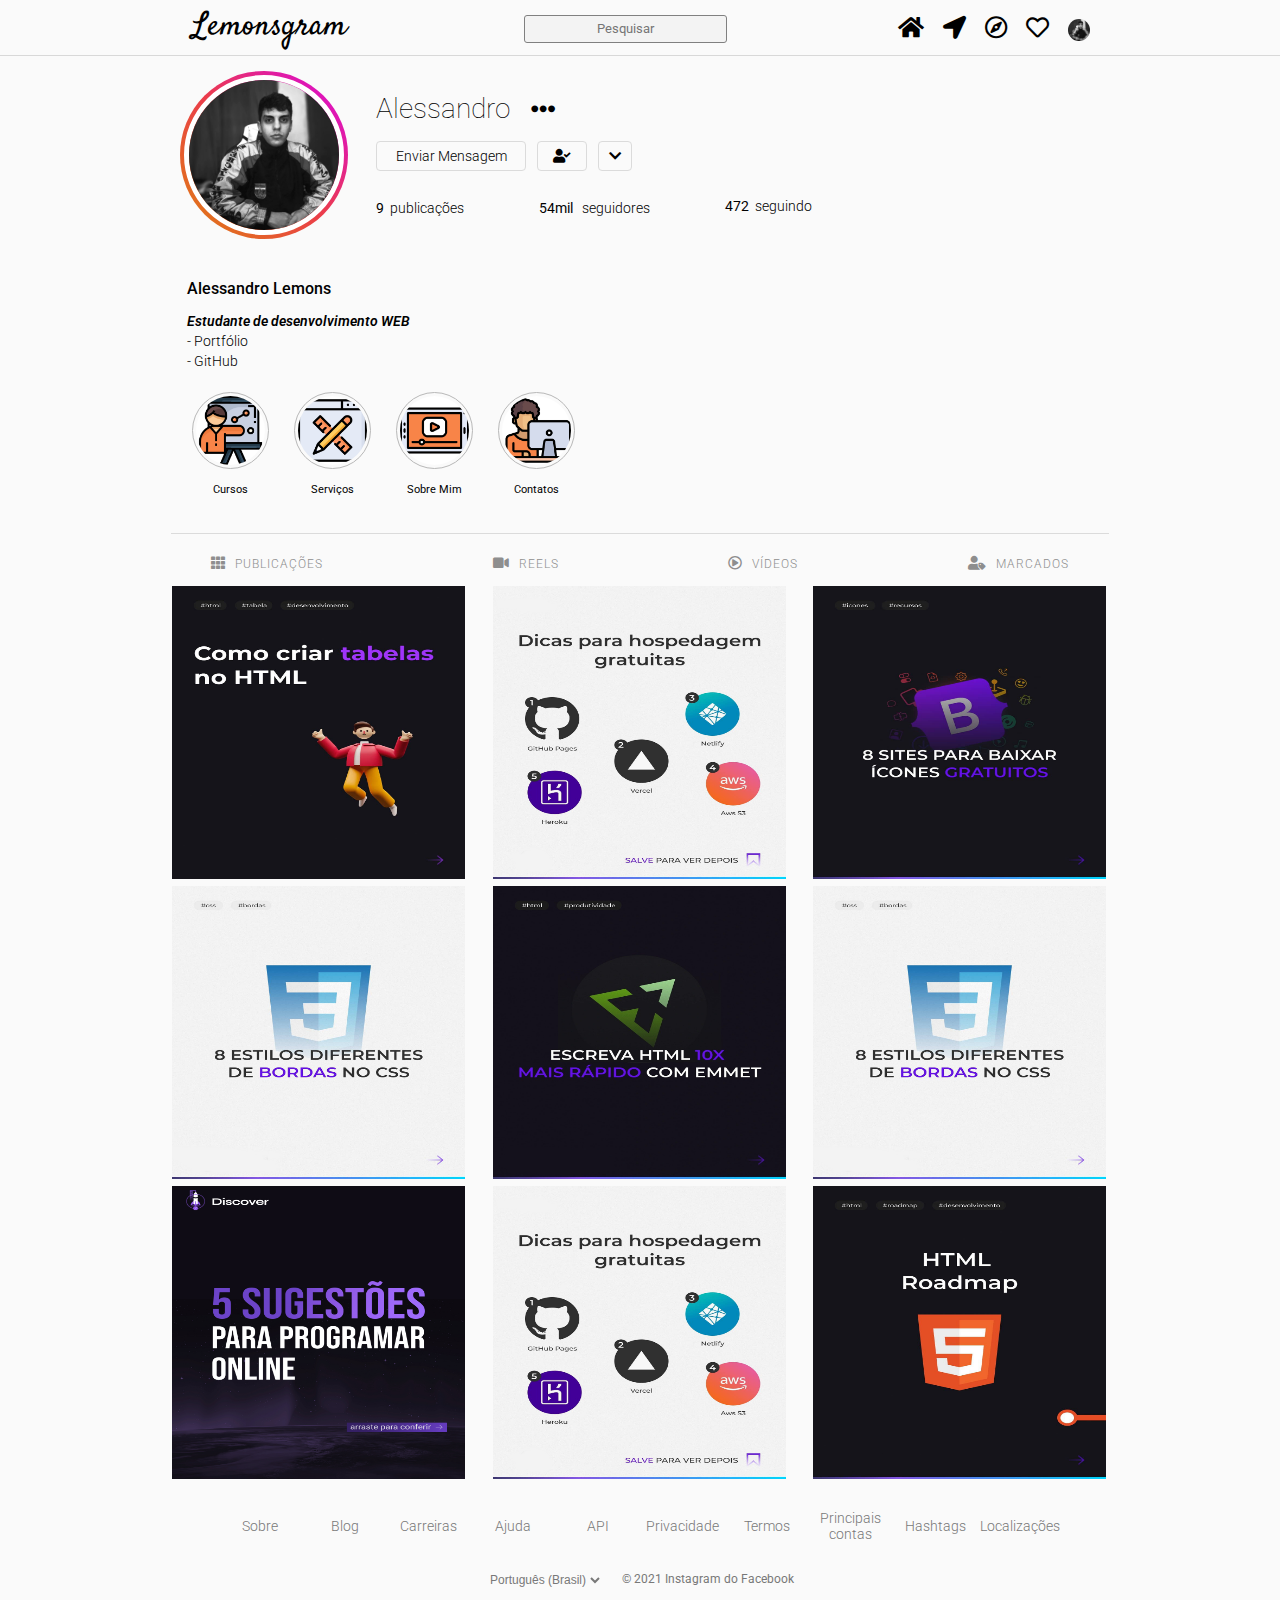
<file: index.html>
<!DOCTYPE html>
<html lang="pt-BR">

<head>
    <meta charset="UTF-8">
    <meta http-equiv="X-UA-Compatible" content="IE=edge">
    <meta name="viewport" content="width=device-width, initial-scale=1.0">
    <link rel="stylesheet" href="https://cdnjs.cloudflare.com/ajax/libs/font-awesome/5.15.3/css/all.min.css">
    <link rel="stylesheet" href="./css/style.css">
    <link rel="apple-touch-icon" sizes="180x180" href="./img/favicon/apple-touch-icon.png">
    <link rel="icon" type="image/png" sizes="32x32" href="./img/favicon/favicon-32x32.png">
    <link rel="icon" type="image/png" sizes="16x16" href="./img/favicon-16x16.png">
    <link rel="manifest" href="/site.webmanifest">
    <title>Lemonsgram</title>
</head>

<body>

    <header>
        <div class="container">
            <div class="linha-header">
                <div class="logo-header">
                    <a href="./home.html">Lemonsgram</a>
                </div>
                <div class="pesquisar">
                    <div class="pesquisa">
                        <input class="pesquisa-box" type="text" placeholder="Pesquisar" value="">
                    </div>
                </div>

                <div class="icons-header">
                    <ul>
                        <li>
                            <a href="./home.html"><i class="fas fa-home"></i></a>
                        </li>

                        <li>
                            <a href="#"><i class="fas fa-location-arrow"></i></a>
                        </li>

                        <li>
                            <a href="#"><i class="far fa-compass"></i></a>
                        </li>

                        <li>
                            <a href="#"><i class="far fa-heart"></i></a>
                        </li>

                        <li>
                            <a href="#" id="ativar">
                                <img src="./img/profile-foto.jpg"></a>
                        </li>
                    </ul>
                </div>
            </div>
        </div>
    </header>

    <main>
        <article>
            <div class="main">
                <div class="profile-shortcuts-wrapper">
                    <div class="profile-shortcuts">
                        <ul>
                            <li>
                                <a href="#"><i class="far fa-user-circle"></i>Perfil</a>
                            </li>

                            <li>
                                <a href="#"><i class="far fa-bookmark"></i>Salvos</a>
                            </li>

                            <li>
                                <a href="#"><i class="fas fa-cog"></i>Configurações</a>
                            </li>

                            <li>
                                <a href="#"><i class="fas fa-sync-alt"></i>Trocar conta</a>
                            </li>

                            <li id="exit-border">
                                <a href="#">Sair</a>
                            </li>
                        </ul>
                    </div>
                </div>

                <div class="profile">
                    <div class="linha-coluna-esquerda">
                        <div class="borda-fade">
                            <figure>
                                <img draggable="false" src="./img/profile-foto.jpg" alt="Foto Usuário">
                            </figure>
                        </div>
                    </div>

                    <section class="sessao-sobre">
                        <div class="linha">
                            <div class="linha-coluna-direita">
                                <div class="aboutUser-name">
                                    <h2>Alessandro</h2>
                                    <button id="options"><i class="fas fa-ellipsis-h"></i></button>
                                    <br>
                                </div>
                                <div class="buttons-profile">
                                    <button id="message"><a href="#">Enviar Mensagem</a></button>
                                    <button id="follow"><a href="#"><i class="fas fa-user-check"></i></a></button>
                                    <button id="more"><a href="#"><i class="fas fa-chevron-down"></i></a></button>
                                </div>
                            </div>
                            <div class="pessoas-2">
                                <ul>
                                    <li>
                                        <span> <strong>9</strong>publicações
                                        </span>
                                    </li>
                                </ul>
                                <ul>
                                    <li>
                                        <a href="#">
                                            <strong>54mil</strong> seguidores
                                        </a>
                                    </li>
                                </ul>
                                <ul>
                                    <li>
                                        <a id="following" href="#"><strong>472</strong> seguindo</a>
                                    </li>
                                </ul>
                            </div>
                        </div>
                    </section>
                </div>

                <div class="info">
                    <h3>Alessandro Lemons</h3>
                    <p>Estudante de desenvolvimento WEB</p>
                    <a href="https://alessandrolemons.github.io/Portfolio/" target="_blank">- Portfólio</a> <br>
                    <a href="https://github.com/alessandrolemons/alessandrolemons" target="_blank">- GitHub</a>
                </div>

                <section class="destaques">
                    <ul>
                        <li>
                            <figure>
                                <img src="./img/cursos.png" alt="Serviços">
                                <h3>Cursos</h3>
                            </figure>
                        </li>
                        <li>
                            <figure>
                                <img src="./img/servicos.png" alt="">
                                <h3>Serviços</h3>
                            </figure>
                        </li>
                        <li>
                            <figure>
                                <img src="./img/sobre-mim.png" alt="Serviços">
                                <h3>Sobre Mim</h3>
                            </figure>
                        </li>
                        <li>
                            <figure>
                                <img src="./img/contatos.png" alt="Serviços">
                                <h3>Contatos</h3>
                            </figure>
                        </li>
                    </ul>
                </section>

                <div class="pessoas">
                    <ul>
                        <li>
                            <span><strong>9</strong>
                                <p>publicações</p>
                            </span>
                        </li>
                    </ul>
                    <ul>
                        <li>
                            <a href="#">
                                <strong>54mil</strong> <br>seguidores
                            </a>
                        </li>
                    </ul>
                    <ul>
                        <li>
                            <a id="following" href="#"><strong>472</strong>seguindo</a>
                        </li>
                    </ul>
                </div>

                <nav class="tablist">
                    <ul>
                        <li>
                            <a href="#"><i class="fas fa-th"></i><span> publicações</span></a>
                        </li>
                        <li>
                            <a href="#"><i class="fas fa-video"></i><span> reels</span></a>
                        </li>
                        <li>
                            <a href="#"><i class="far fa-play-circle"></i><span> vídeos</span> </a>
                        </li>
                        <li>
                            <a href="#"><i class="fas fa-user-tag"></i><span> marcados</span></a>
                        </li>
                    </ul>
                </nav>

                <section class="feed">
                    <div class="photos-feed">
                        <ul>
                            <li>
                                <figure><img src="./img/posts/post1.jpg" alt="post1"></figure>
                            </li>
                            <li>
                                <figure><img src="./img/posts/post8.jpg" alt="post2"></figure>
                            </li>
                            <li>
                                <figure><img src="./img/posts/post3.jpg" alt="post3"></figure>
                            </li>
                            <li>
                                <figure><img src="./img/posts/post4.jpg" alt="post4"></figure>
                            </li>
                            <li>
                                <figure><img src="./img/posts/post5.jpg" alt="post5"></figure>
                            </li>
                            <li>
                                <figure><img src="./img/posts/post4.jpg" alt="post6"></figure>
                            </li>
                            <li>
                                <figure><img src="./img/posts/post7.jpg" alt="post7"></figure>
                            </li>
                            <li>
                                <figure><img src="./img/posts/post8.jpg" alt="post8"></figure>
                            </li>
                            <li>
                                <figure><img src="./img/posts/post9.jpg" alt="post9"></figure>
                            </li>
                        </ul>
                    </div>
                </section>
            </div>
        </article>
    </main>

    <footer>
        <div class="linha-footer">
            <div class="linha-1">
                <div class="atalhos">
                    <ul>
                        <li><a href="#">Sobre</a></li>
                        <li><a href="#">Blog</a></li>
                        <li><a href="#">Carreiras</a></li>
                        <li><a href="#">Ajuda</a></li>
                        <li><a href="#">API</a></li>
                        <li><a href="#">Privacidade</a></li>
                        <li><a href="#">Termos</a></li>
                        <li><a href="#">Principais contas</a></li>
                        <li><a href="#">Hashtags</a></li>
                        <li><a href="#">Localizações</a></li>
                    </ul>
                </div>
            </div>
            <div class="linha-2">
                <div class="idioma-direitos">
                    <ul>
                        <select idioma="select">
                            <option value="#">Espanhol</option>
                            <option value="#">Inglês</option>
                            <option value="#" selected>Português (Brasil)</option>
                        </select>
                        <li> &copy; 2021 Instagram do Facebook</li>
                    </ul>
                </div>
            </div>
        </div>
    </footer>

</body>
<script src="./js/script.js"></script>

</html>
</file>
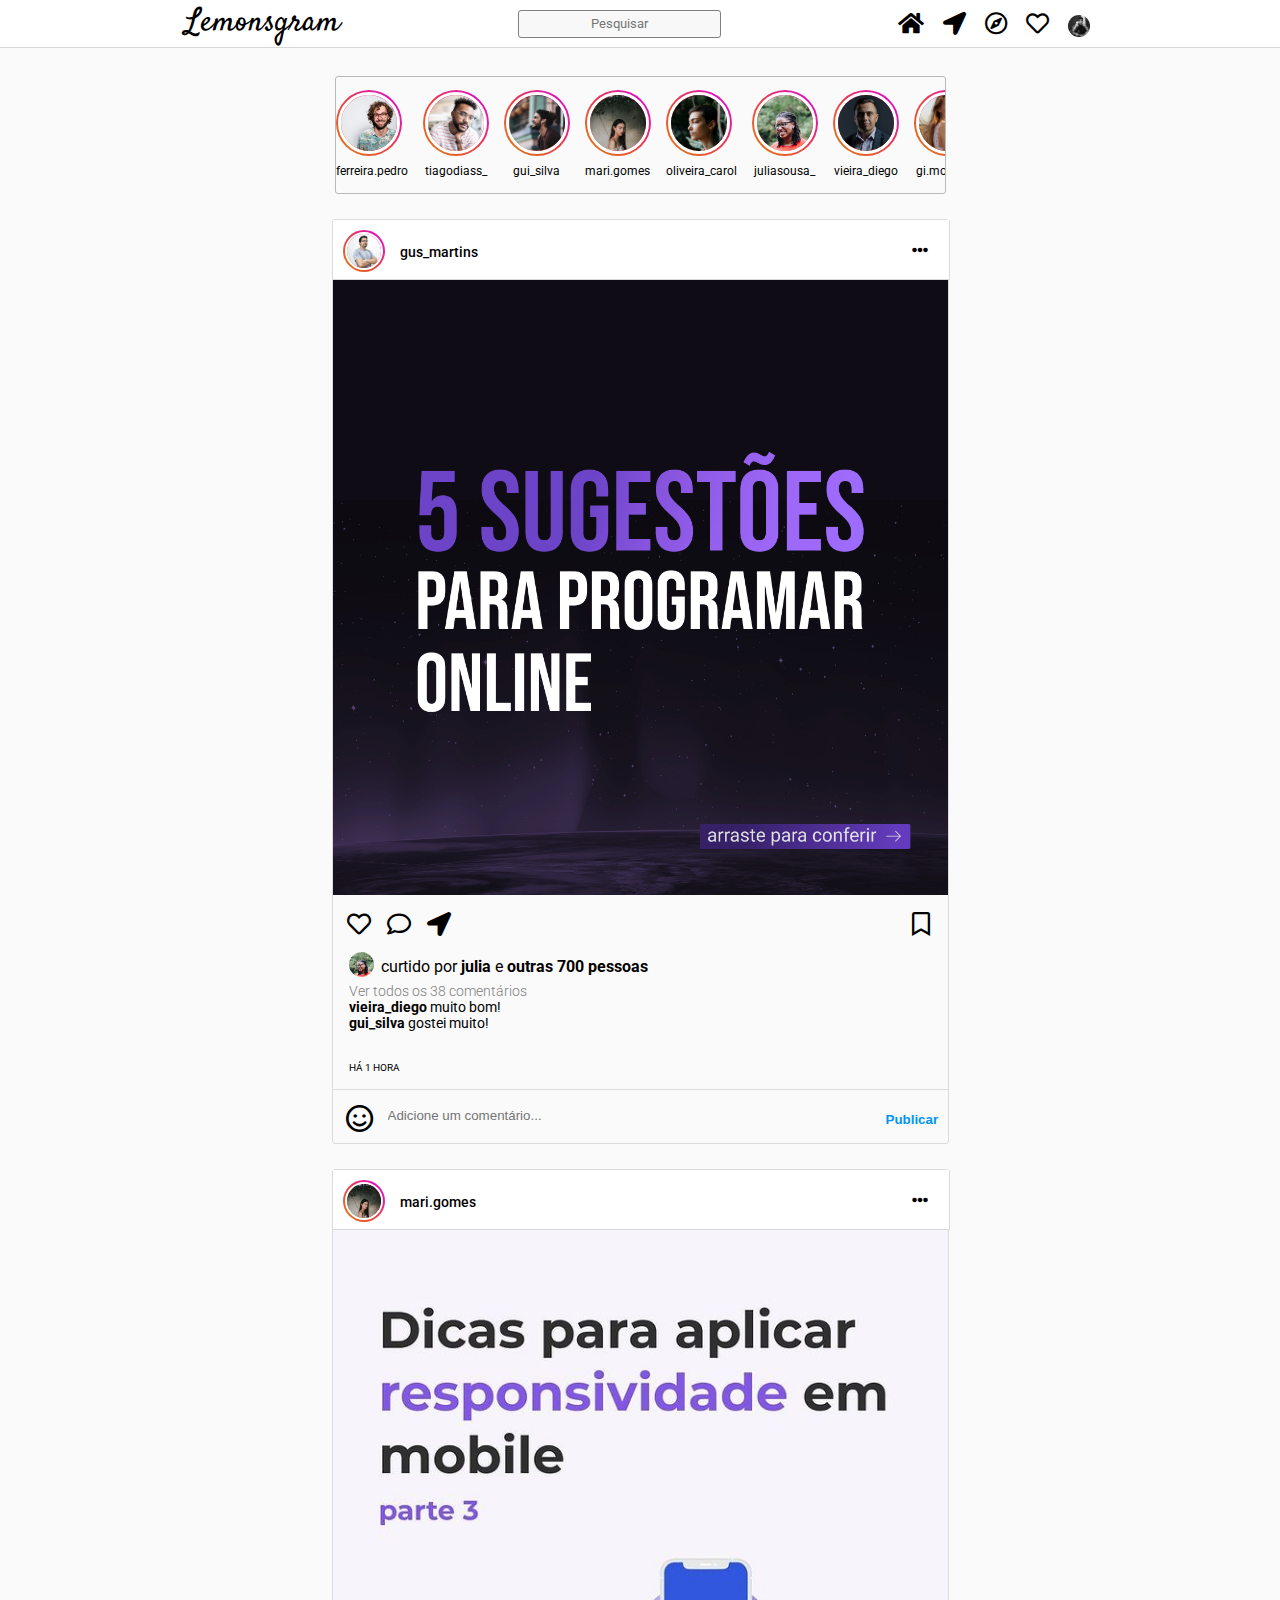
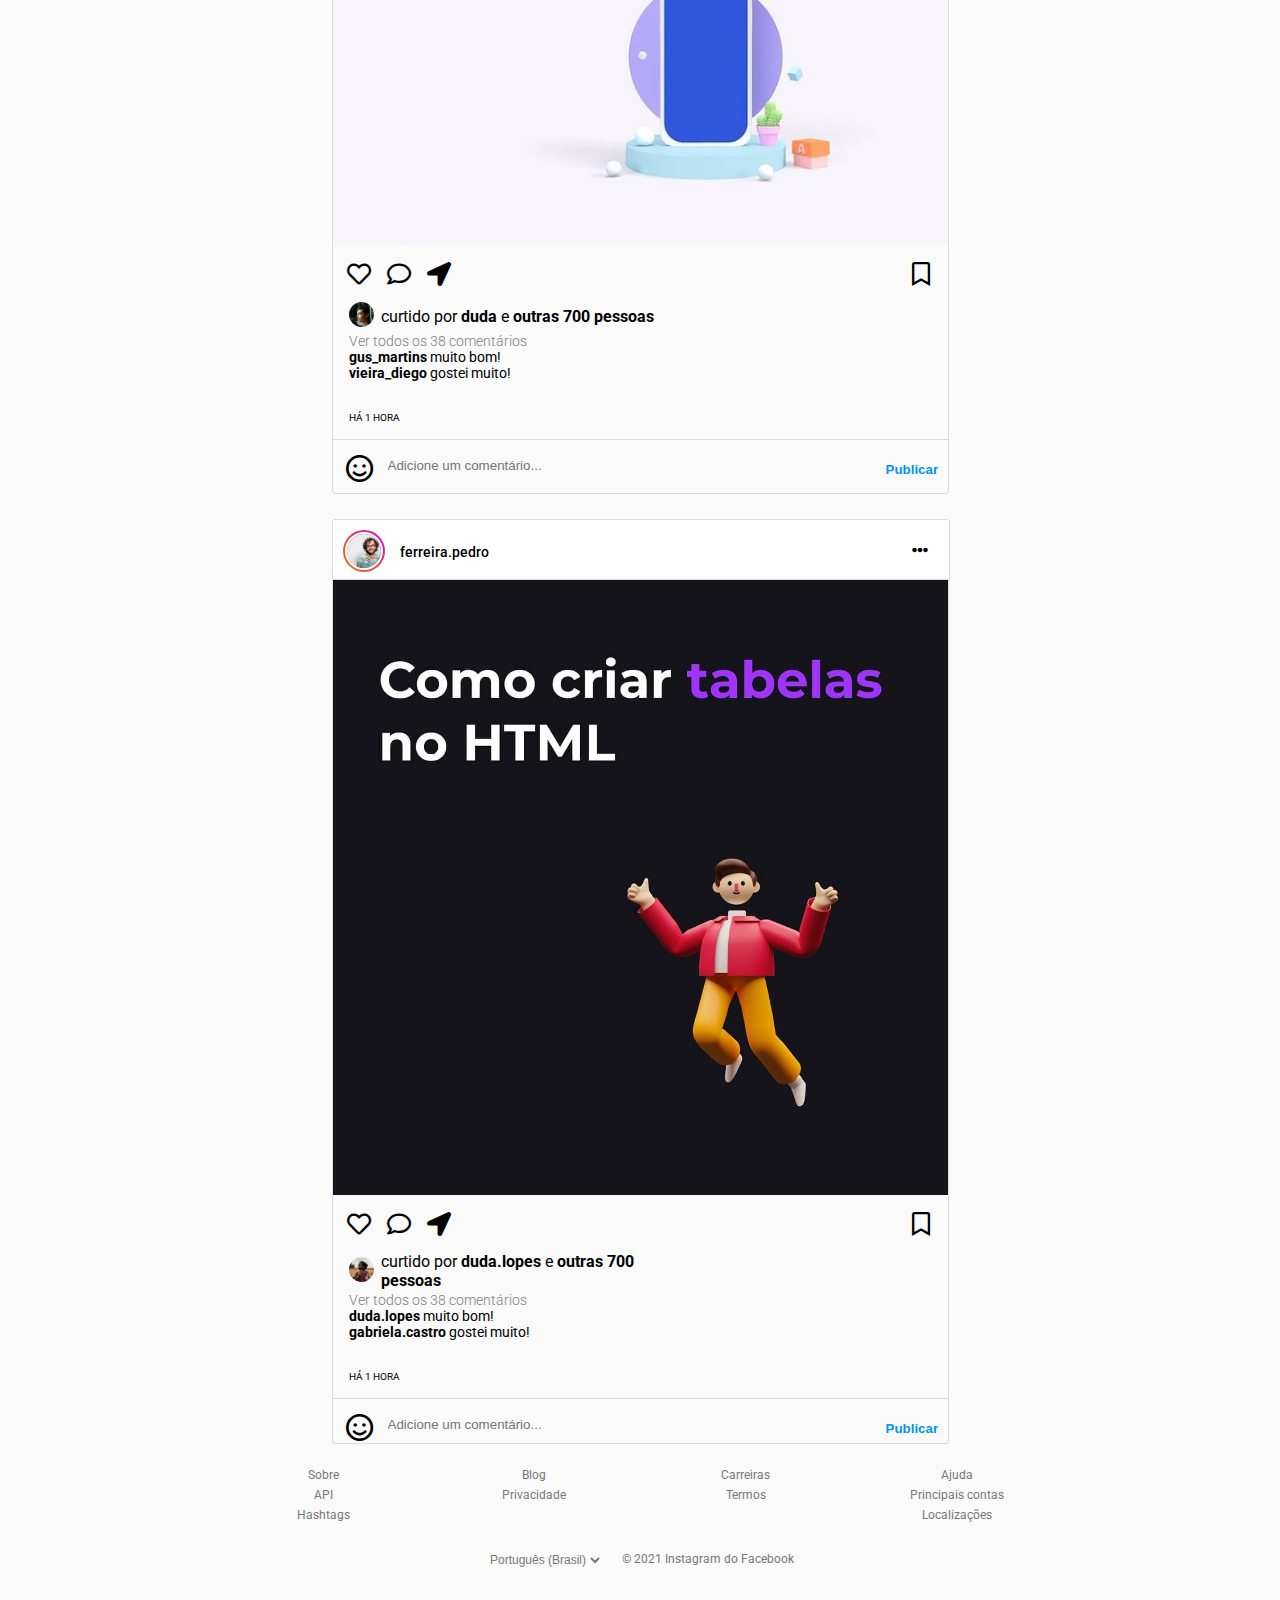
<file: home.html>
<!DOCTYPE html>
<html lang="pt-br">

<head>
    <meta charset="UTF-8">
    <meta http-equiv="X-UA-Compatible" content="IE=edge">
    <meta name="viewport" content="width=device-width, initial-scale=1.0">
    <link rel="stylesheet" href="https://cdnjs.cloudflare.com/ajax/libs/font-awesome/5.15.3/css/all.min.css">
    <link rel="stylesheet" href="./css/home.css">
    <link rel="apple-touch-icon" sizes="180x180" href="./img/favicon/apple-touch-icon.png">
    <link rel="icon" type="image/png" sizes="32x32" href="./img/favicon/favicon-32x32.png">
    <link rel="icon" type="image/png" sizes="16x16" href="./img/favicon-16x16.png">
    <link rel="manifest" href="/site.webmanifest">
    <title>Lemonsgram</title>
</head>

<body>
    <header>
        <div class="container">
            <div class="linha-header">
                <div class="logo-header">
                    <a href="./home.html">Lemonsgram</a>
                </div>
                <div class="pesquisar">
                    <div class="pesquisa">
                        <input class="pesquisa-box" type="text" placeholder="Pesquisar" value="">
                    </div>
                </div>

                <div class="icons-header">
                    <ul>
                        <li>
                            <a href="home.html"><i class="fas fa-home"></i></a>
                        </li>

                        <li>
                            <a href="#"><i class="fas fa-location-arrow"></i></a>
                        </li>

                        <li>
                            <a href="#"><i class="far fa-compass"></i></a>
                        </li>

                        <li>
                            <a href="#"><i class="far fa-heart"></i></a>
                        </li>
                        <li>
                            <a href="index.html"><img src="./img/profile-foto.jpg" /></a>
                        </li>
                    </ul>
                </div>
            </div>
        </div>
    </header>
    <section class="destaques">
        <ul>
            <li>
                <div class="borda-fade">
                    <figure>
                        <img src="./img/feed/profile1.jpg">
                    </figure>
                    <h3>ferreira.pedro</h3>
                </div>
            </li>
            <li>
                <div class="borda-fade">
                    <figure>
                        <img src="./img/feed/profile2.jpg">
                    </figure>
                    <h3>tiagodiass_</h3>
                </div>
            </li>
            <li>
                <div class="borda-fade">
                    <figure>
                        <img src="./img/feed/profile3.jpg">
                    </figure>
                    <h3>gui_silva</h3>
                </div>
            </li>
            <li>
                <div class="borda-fade">
                    <figure>
                        <img src="./img/feed/profile4.jpg">
                    </figure>
                    <h3>mari.gomes</h3>
                </div>
            </li>
            <li>
                <div class="borda-fade">
                    <figure>
                        <img src="./img/feed/profile5.jpg">
                    </figure>
                    <h3>oliveira_carol</h3>
                </div>
            </li>
            <li>
                <div class="borda-fade">
                    <figure>
                        <img src="./img/feed/profile6.jpg">
                    </figure>
                    <h3>juliasousa_</h3>
                </div>
            </li>
            <li>
                <div class="borda-fade">
                    <figure>
                        <img src="./img/feed/profile7.jpg">
                    </figure>
                    <h3>vieira_diego</h3>
                </div>
            </li>
            <li>
                <div class="borda-fade">
                    <figure>
                        <img src="./img/feed/profile8.jpg">
                    </figure>
                    <h3>gi.monteiro</h3>
                </div>
            </li>
            <li>
                <div class="borda-fade">
                    <figure>
                        <img src="./img/feed/profile9.jpg">
                    </figure>
                    <h3>gus_martins</h3>
                </div>
            </li>
            <li>
                <div class="borda-fade">
                    <figure>
                        <img src="./img/feed/profile10.jpg">
                    </figure>
                    <h3>duda.lopes</h3>
                </div>
            </li>
            <li>
                <div class="borda-fade">
                    <figure>
                        <img src="./img/feed/profile11.jpg">
                    </figure>
                    <h3>gabriela.castro</h3>
                </div>
            </li>
        </ul>
    </section>
    </div>
    </main>
    <section class="feed">
        <div class="posts">
            <div class="post">
                <header class="usuario-post">
                    <ul>
                        <li>
                            <figure><img src="./img/feed/profile9.jpg"></figure>
                        </li>
                        <li id="nome-user">
                            <span>gus_martins</span>
                        </li>
                        <li>
                            <button><i class="fas fa-ellipsis-h"></i></button>
                        </li>
                    </ul>
                </header>

                <div class="photo">
                    <figure><img src="./img/posts/post7.jpg"></figure>
                </div>
                <div class="post-interaction">
                    <div class="linha-interaction-1">
                        <ul>
                            <li><button><i class="far fa-heart"></i></button></li>
                            <li><button><i class="far fa-comment"></i></button></li>
                            <li id="private"><button><i class="fas fa-location-arrow"></i></button></li>
                            <li id="marked"><button><i class="far fa-bookmark"></i></button></li>
                        </ul>
                    </div>
                    <div class="info-post">
                        <div class="likes">
                            <figure>
                                <img src="./img/feed/profile6.jpg">
                            </figure>
                            <span>curtido por <strong>julia</strong> e <strong>outras 700 pessoas</strong></span>
                        </div>
                        <div class="comments">
                            <span class="show-comments">Ver todos os 38 comentários</span>
                            <p><strong>vieira_diego</strong> muito bom!</p>
                            <p><strong>gui_silva</strong> gostei muito!</p>
                            <p class="time">HÁ 1 HORA</p>
                        </div>
                        <div class="linha-comments">
                            <div class="comentario">
                                <ul>
                                    <li><a href="#"><i class="far fa-smile"></i></a></li>
                                    <li>
                                        <input type="text" placeholder="Adicione um comentário...">
                                    </li>
                                    <button type="submit">Publicar</button>
                                </ul>
                            </div>
                        </div>
                    </div>
                </div>
            </div>
            <div class="post">
                <header class="usuario-post">
                    <ul>
                        <li>
                            <figure><img src="./img/feed/profile4.jpg"></figure>
                        </li>
                        <li id="nome-user">
                            <span>mari.gomes</span>
                        </li>
                        <li>
                            <button><i class="fas fa-ellipsis-h"></i></button>
                        </li>
                    </ul>
                </header>
                <div class="photo">
                    <figure><img src="./img/posts/post2.jpeg"></figure>
                </div>
                <div class="post-interaction">
                    <div class="linha-interaction-1">
                        <ul>
                            <li><button><i class="far fa-heart"></i></button></li>
                            <li><button><i class="far fa-comment"></i></button></li>
                            <li id="private"><button><i class="fas fa-location-arrow"></i></button></li>
                            <li id="marked"><button><i class="far fa-bookmark"></i></button></li>
                        </ul>
                    </div>
                    <div class="info-post">
                        <div class="likes">
                            <figure>
                                <img src="./img/feed/profile5.jpg">
                            </figure>
                            <span>curtido por <strong>duda</strong> e <strong>outras 700 pessoas</strong></span>
                        </div>
                        <div class="comments">
                            <span class="show-comments">Ver todos os 38 comentários</span>
                            <p><strong>gus_martins</strong> muito bom!</p>
                            <p><strong>vieira_diego</strong> gostei muito!</p>
                            <p class="time">HÁ 1 HORA</p>
                        </div>
                        <div class="linha-comments">
                            <div class="comentario">
                                <ul>
                                    <li><a href="#"><i class="far fa-smile"></i></a></li>
                                    <li>
                                        <input type="text" placeholder="Adicione um comentário...">
                                    </li>
                                    <button type="submit">Publicar</button>
                                </ul>
                            </div>
                        </div>
                    </div>
                </div>
            </div>
            <div class="post">
                <header class="usuario-post">
                    <ul>
                        <li>
                            <figure><img src="./img/feed/profile1.jpg"></figure>
                        </li>
                        <li id="nome-user">
                            <span>ferreira.pedro</span>
                        </li>
                        <li>
                            <button><i class="fas fa-ellipsis-h"></i></button>
                        </li>
                    </ul>
                </header>
                <div class="photo">
                    <figure><img src="./img/posts/post1.jpg"></figure>
                </div>
                <div class="post-interaction">
                    <div class="linha-interaction-1">
                        <ul>
                            <li><button><i class="far fa-heart"></i></button></li>
                            <li><button><i class="far fa-comment"></i></button></li>
                            <li id="private"><button><i class="fas fa-location-arrow"></i></button></li>
                            <li id="marked"><button><i class="far fa-bookmark"></i></button></li>
                        </ul>
                    </div>
                    <div class="info-post">
                        <div class="likes">
                            <figure>
                                <img src="./img/feed/profile10.jpg">
                            </figure>
                            <span>curtido por <strong>duda.lopes</strong> e <strong>outras 700 pessoas</strong></span>
                        </div>
                        <div class="comments">
                            <span class="show-comments">Ver todos os 38 comentários</span>
                            <p><strong>duda.lopes</strong> muito bom!</p>
                            <p><strong>gabriela.castro</strong> gostei muito!</p>
                            <p class="time">HÁ 1 HORA</p>
                        </div>
                        <div class="linha-comments">
                            <div class="comentario">
                                <ul>
                                    <li><a href="#"><i class="far fa-smile"></i></a></li>
                                    <li>
                                        <input type="text" placeholder="Adicione um comentário...">
                                    </li>
                                    <button type="submit">Publicar</button>
                                </ul>
                            </div>
                        </div>
                    </div>
                </div>
            </div>

        </div>
    </section>

    <footer>
        <div class="linha-footer">
            <div class="linha-1">
                <div class="atalhos">
                    <ul>
                        <li><a href="#">Sobre</a></li>
                        <li><a href="#">Blog</a></li>
                        <li><a href="#">Carreiras</a></li>
                        <li><a href="#">Ajuda</a></li>
                        <li><a href="#">API</a></li>
                        <li><a href="#">Privacidade</a></li>
                        <li><a href="#">Termos</a></li>
                        <li><a href="#">Principais contas</a></li>
                        <li><a href="#">Hashtags</a></li>
                        <li><a href="#">Localizações</a></li>
                    </ul>
                </div>
            </div>
            <div class="linha-2">
                <div class="idioma-direitos">
                    <ul>
                        <select idioma="select">
                            <option value="#">Espanhol</option>
                            <option value="#">Inglês</option>
                            <option value="#" selected>Português (Brasil)</option>
                        </select>
                        <li> &copy; 2021 Instagram do Facebook</li>
                    </ul>
                </div>
            </div>
        </div>
    </footer>
</body>

</html>
</file>
<file: css/style.css>
@import url('https://fonts.googleapis.com/css2?family=Lato:ital,wght@0,100;0,300;0,400;1,100;1,300;1,700&display=swap');
@import url('https://fonts.googleapis.com/css2?family=Roboto:ital,wght@0,100;0,300;0,400;0,500;1,100;1,300;1,400;1,500;1,700;1,900&display=swap');
@import url('https://fonts.googleapis.com/css2?family=Satisfy&display=swap');

/* GERAL*/
html, body, header, main, footer, article, div, span, p, a, figure, img, small, ul, li{
    margin: 0;
    padding: 0;
    box-sizing: border-box;
    font-family: "Roboto";
    text-decoration: none;
    list-style: none;
    color: black;
}



/* HEADER */

.container{
    background-color: #FAFAFA;
    padding: 4px 0;
}

header{
    background-color: white;
    align-content: center;
    align-items: center;
    border-bottom: solid rgb(216, 216, 216) 1px;
}

.logo-header a{
    font-family:"Satisfy";
    font-size: 32px;
}

.logo-header a{
    width: 104px;
    align-items: center;
    padding-top: 12px;
    margin-left: 21px;

}

.linha-header{
    display: flex;
    justify-content: space-between;
    align-items: center;
    max-width: 938px;
    margin: 0 auto;
}

.pesquisa-box{
    width: 95px;
    margin: 0;
    margin-bottom: -2px;
    margin-left: 6px;
    display: none;
}


.icons-header ul li{
    display: inline-block;
    margin-right: 19px;
    margin-top: 7px;
}

.icons-header ul{
    display: flex; 

}
.icons-header a{
    font-size: 23px;
    color: black;   
}
.icons-header ul li img{
    width: 22px;
    height: 22px;
    border-radius: 50px;
    margin-top: 4px;
}


/* BODY */
body{
    background-color: rgb(250, 250, 250);
    overflow-x: hidden;
}

.main{
    max-width: 938px;
    margin: 0 auto;
}

.profile{
    display: flex;
    margin-left: 9px;
    margin-right: 16px;
    margin-top: 15px;
    margin-bottom: 24px; 
    align-items: center;
}

.sessao-sobre{
    width: 100%;
    height: 100%;
}

.aboutUser-name{
    display: flex;
    align-items: baseline;
}

.aboutUser-name h2{
    font-size: 28px;
    line-height: 32px;
    font-weight: 100;
    margin: 0;
    margin-bottom: 16px;
}

.linha-coluna-esquerda{
    margin-right: 28px;
}

.borda-fade{ 
    background: rgb(222,129,14);
    background: linear-gradient(45deg, rgba(222,129,14,1) 0%, rgba(235,60,75,1) 50%, rgba(217,4,231,1) 100%);
    border-radius: 50%;
    height: 86px;
} 
  
.borda-fade figure{  
    padding: 3px;
}
  
.linha-coluna-esquerda img{  
    height: 79px;
    width: 79px;
    border: solid 3px white;
    border-radius: 100%;
    
}
    
.linha-coluna-direita{
    display: block;
}


.aboutUser-name button{
    background-color: transparent;
    border-radius: 4px;
    border: 1px solid #dbdbdb;
    font-weight: bold;
    margin-left: 15px;   
}

.buttons-profile button{
    background-color: transparent;
    border-radius: 4px;
    border: 1px solid #dbdbdb;
    font-weight: bold;
}

#message{
    background-color: transparent;
    width: 150px;
    height: 30px;
    padding: 5px 9px;   
}

#follow{
    width: 50px;
    height: 30px;
    margin-left: 7px;
}

#more{
    width: 34px;
    height: 30px;
    margin-left: 7px;
}

#options{
    border: none;
    font-size: 24px;
    cursor: pointer;
}

.info{
    font-size: 14px;
    line-height: 20px;
    overflow: hidden;
    padding: 0 16px 21px;
    display: block;
}

.info h3{
    font-weight: 500;
    margin-bottom: 12px;
}

.info p{
    font-style: italic;
    font-weight: 600;
}

.profile-shortcuts-wrapper{
    display: flex;
    position: relative;
    max-width: 938px;
}

.profile-shortcuts{
    background-color: rgb(248, 248, 248);
    box-shadow: #8c8c8c -1px 1px 4px;
    width: 235px;
    height:190px;
    position: absolute;
    border-radius: 3px;
    display: none; 
    right: 0;   
}

.profile-shortcuts.show{
    display: revert;
}

.profile-shortcuts ul li{
    padding: 8px 15px;
}

.profile-shortcuts ul li i{
    font-size: 18px;
    color: rgb(7, 7, 7);
    margin-right: 10px;
}

.profile-shortcuts a{
    font-weight: 400;
}

#exit-border{
    border-top: solid 1px gray;
}

.destaques img{
    height: 56px;
    width: 56px;
    border-radius: 100%;
    border: solid 1px #b8b8b8;
    padding: 3px;
}

.destaques ul{
    display: flex;
    padding-left: 16px;
}

.destaques ul li{
    font-size: 0.6rem;
    margin-right: 15px;
}

.pessoas{
    display: flex;
    padding: 12px 0;
    border-top: 1px solid #dbdbdb;
    border-bottom: 1px solid #dbdbdb;;
    align-items: center;
    justify-content: space-between;
}

.pessoas ul{
    width: 33%  
}

.pessoas ul li{
    font-size: 14px;
    text-align: center; 
}

.pessoas ul li strong{
    color:black;
}

.pessoas ul li a, p{
    color: grey;
}

.pessoas-2{
    display: none;
}

#following{
    display: grid;

}
.tablist{
    width: 100%;  
}

.tablist ul{
    display: flex;
    justify-content: space-between;
    padding: 12px 40px; 
}

.tablist ul li a{
    font-size: 24px;
    color: rgb(142, 142, 142);
}

.tablist ul li span{
    font-size: 12px;
    color: rgb(142, 142, 142);
    display: none;
    margin-left: 6px;
}
    
.photos-feed ul{
    display: flex;
    flex-wrap: wrap;
    justify-content: space-between;
    max-width: 936px;
    margin: 0 auto;
}

.photos-feed ul li{
    width: 33%;
    max-width: 295px;
    margin-bottom: 3px;
}

.photos-feed ul li figure img{
    width: 100%;
    height: 100%;
    max-width: 293px;
    max-height: 293px;
    cursor: pointer;
}


/* FOOTER */

footer{
    max-width: 938px;
    margin: 0 auto;
}

.atalhos ul{
    display: flex;
    font-size: 12px;
    font-weight: 400;
    justify-content: space-between;
    align-items: center;
    margin-bottom: 23px;
    flex-wrap: wrap;
    width: 90%;
    margin: 0 auto;
    margin-bottom: 24px;
    margin-top: 24px;   
}

.atalhos ul li{
    width: 25%;
    text-align: center;
    margin-bottom: 6px;
}

.atalhos ul li a{
    color: rgb(120, 120, 120);
}

.idioma-direitos ul{
    display: flex;
    justify-content: center;
    gap: 19px;
    margin-bottom: 64px;
    font-size: 12px;
}

.idioma-direitos  ul li, select{
   color: rgb(120, 120, 120);
   font-weight: 400;
}

.idioma-direitos  select, a{
    background: transparent;
    border:none;
    font-size: 12px;   
}


/* @media */

@media screen and (min-width: 594px){
    
.pesquisa-box{
    width: 197px;
    height: 24px;
    display: flex;
    border:solid 1px gray;
    border-radius: 3px;
    text-align: center;
    font-family: Roboto;
    background-color: rgba(120, 120, 120, 0.055);
}
    
.atalhos ul li{
    width: 10%;
    text-align: center;
    margin-bottom: 6px;
} 

}   

@media screen and (min-width: 745px){
    
.main{
    max-width: 938px;
    margin: 0 auto;
}

.borda-fade{ 
    background: rgb(222,129,14);
    background: linear-gradient(45deg, rgba(222,129,14,1) 0%, rgba(235,60,75,1) 50%, rgba(217,4,231,1) 100%);
    border-radius: 50%;
    height: 100%;
}

.linha-coluna-esquerda figure{ 
    height: 168px;
    width: 168px;
    border-radius: 100%;
    padding: 4px;
}

.linha-coluna-esquerda img{
    height: 160px;
    width: 160px;
    border-radius: 100%;
    border: solid 5px white;
}

.pessoas{
    border: none;
    display: none;
}

.pessoas-2{
    display: flex;
    justify-content: space-between;
    width: 75%;
    max-width: 436px;
}

.pessoas-2 ul{
    margin-top: 27px;
}

.pessoas-2 ul li span,a,p{
    font-size: 14px;
    font-weight: 300;
    color:black
}
.pessoas-2 ul li strong{
    margin-right: 6px;
    display:inline-block;
}

#following{
    display: flex;
}

.destaques figure{
    width: 87px;
    height: 87px;
}

.destaques{
    margin-bottom: 54px;
}

.destaques img{
    height: 77px;
    width: 77px;
    border-radius: 100%;
    border: solid 1px #b8b8b8;
    padding: 3px;
}
    
.destaques ul{
    display: flex;
    padding-left: 16px;
}
    
.destaques ul li{
    font-size: 0.6rem;
    text-align: center;
    margin-right: 15px;
}
    
.destaques h3{
    font-weight: 400;
}

.tablist{
    border-top: solid 1px #dbdbdb;
    max-width: 938px;
    margin: 0 auto;
}
    
.tablist ul li span{
    display: revert;
    letter-spacing: 1px;
    text-transform: uppercase;
    margin-top: 6px;
}

.tablist ul li i{
    margin-top: 5px;
    font-size: 14px;
}
}
</file>
<file: css/home.css>
@import url('https://fonts.googleapis.com/css2?family=Lato:ital,wght@0,100;0,300;0,400;1,100;1,300;1,700&display=swap');
@import url('https://fonts.googleapis.com/css2?family=Roboto:ital,wght@0,100;0,300;0,400;0,500;1,100;1,300;1,400;1,500;1,700;1,900&display=swap');
@import url('https://fonts.googleapis.com/css2?family=Satisfy&display=swap');

/* GERAL*/
html, body, header, main, footer, article, div, span, p, a, figure, img, small, ul, li{
    margin: 0;
    padding: 0;
    box-sizing: border-box;
    font-family: "Roboto";
    text-decoration: none;
    list-style: none;
    color: black;
}

/* HEADER */

header{
    background-color: white;
    border-bottom: solid rgb(216, 216, 216) 1px;
    min-width: 617px;
}

.logo-header a{
    font-family:"Satisfy";
    font-size: 32px;
}

.logo-header a{
    width: 104px;
    align-items: center;
    padding-top: 12px;
    margin-left: 14px;
}

.linha-header{
    display: flex;
    justify-content: space-between;
    align-items: center;
    max-width: 938px;
    margin: 0 auto;
}

.pesquisa-box{
    width: 197px;
    height: 24px;
    display: flex;
    border:solid 0.5px gray;
    border-radius: 3px;
    text-align: center;
    font-family: Roboto;
    background-color: rgba(120, 120, 120, 0.055);
    outline: none;
}

.icons-header ul li{
    display: inline-block;
    margin-right: 19px;
    margin-top: 7px;
}

.icons-header ul{
    display: flex; 

}
.icons-header a{
    font-size: 23px;
    color: black;   
}
.icons-header ul li img{
    width: 22px;
    height: 22px;
    border-radius: 50px;
    margin-top: 4px;
}

/* BODY */
body{
    background-color: rgb(250, 250, 250);
    overflow-x: hidden;
}

.main{
    max-width: 938px;
    margin: 0 auto;
}

.destaques{
    margin-top: 28px;   
}

.destaques ul{
    display: flex;
    width: 611px;
    height: 118px;
    margin: 0 auto;
    border: solid 1px #b8b8b8;
    border-radius: 3px;
    overflow-x: scroll;
}

.destaques ul::-webkit-scrollbar{
    width: 100%;
    height: 4px;
}

.destaques ul::-webkit-scrollbar-thumb{
    background-color: rgba(0, 0, 0, 0.6);
    border-radius: 4px;
}

.destaques ul li{
    font-size: 10px;
    margin-right: 15px;
    margin-top: 13px;
}

.destaques ul li figure{
    background: linear-gradient(45deg, rgba(222,129,14,1) 0%, rgba(235,60,75,1) 50%, rgba(217,4,231,1) 100%);
    border-radius: 100%;
    width: 66px;
    height: 66px;
    padding: 2px;
}

.destaques img{
    height: 62px;
    width: 62px;
    border-radius: 100%;
    object-fit: cover;
    border: solid 3px white;
}

.destaques h3{
    font-weight: 400;
    margin-top: 8px;
    text-align: center;
}

.feed{
    max-width: 617px;
    margin: 0 auto;
}

.post{
    border: solid 1px #dbdbdb;
    height: 925px;
    width: 617px;
    margin-top: 25px;
    border-radius: 3px;
}

.usuario-post{
    width: 614px;
    height: 60px;
    border-right: solid 1px #dbdbdb;
}

.usuario-post ul{
    display: flex;
    align-items: center;
    padding: 10px;
}

#nome-user{
    width: 85%;
    margin-left: 15px;
}

.usuario-post{
    width: 615px;
    height: 60px;
}

.usuario-post ul li span{
    font-size: 14px;
    font-weight: 500;
}

.usuario-post figure{
    background: linear-gradient(45deg, rgba(222,129,14,1) 0%, rgba(235,60,75,1) 50%, rgba(217,4,231,1) 100%);
    width: 42px;
    height: 42px;
    border-radius: 100%;
    padding: 2px;
}

.usuario-post ul li img{
    width: 38px;
    height: 38px;
    border-radius: 100%;
    object-fit: cover;
    border: solid 2px white;
}

.usuario-post ul li button{
    background-color: transparent;
    box-shadow: none;
    border: none;
    font-size: 16px;
}

.photo figure{
    width: 615px;
    height: 615px;
}

.photo img{
    width: 100%;
    height: 100%;
    object-fit: cover;
}

.linha-interaction-1{
    width: 614px;
    height: 40px;
}

.linha-interaction-1 ul{
    display:flex;
    justify-content: space-between;
    margin-top: 15px;
    margin-left:8px;
}

.linha-interaction-1 ul li{
    width: 10%;
}

#marked{
    width: 10%;
}

#private{
    width:121%
}

.linha-interaction-1 ul li button{
    border: none;
    background-color: transparent;
    font-size: 24px;
}

.likes{
    display: flex;
    width: 325px;
    justify-content: space-between;
    margin-left: 14px;
    padding: 2px;
    align-items: center; 
}

.likes img{
    height: 25px;
    width: 25px;
    border-radius: 100%;
    object-fit: cover;
}

.likes span{
    width: 90%;
}

.comments{
    width: 582px;
    height: 44px;
    font-size: 14px;
    padding: 0 16px;
}


.time{
    margin-top: 31px;
    font-size: 10px;
}

.linha-comments{
    width: 615px;
    height: 54px;
    margin-top: 62px;
    border-top: solid 1px #dbdbdb;
}

.linha-comments ul{
    display: flex;
    justify-content: space-between;
}

.linha-comments ul li i{
    font-size: 28px;
    padding:0px 13px;
}

.linha-comments input{
  width: 490px;
  height: 18px;  
  border: none;
  background-color: transparent;
  outline: none;
}

.linha-comments button{  
    border: none;
    background-color: transparent;
    color: #0095f6;
    font-weight: 600;
    margin-right: 5px;
}

.show-comments{
color: grey;
font-weight: 300;
}

.comentario{
    margin-top: 15px;
}

.follow{
    width: 387px;
    height: 294px;
}

.follow h2{
    font-size: 12px;
}

.header-follow ul{
    display: flex;
    align-items: center;
}

.main-follow ul li{
    display: flex;
    align-items: center;
    justify-content: space-between;
    align-items: center;
}

.header-follow figure{
    width: 42px;
    height: 42px;
}
    
.header-follow ul li img{
    width: 34px;
    height: 34px;
    border-radius: 100%;
}

.linha-follow{
    text-align: center;
}

/* FOOTER */

footer{
    max-width: 938px;
    margin: 0 auto;
}

.atalhos ul{
    display: flex;
    font-size: 12px;
    font-weight: 400;
    justify-content: space-between;
    align-items: center;
    margin-bottom: 23px;
    flex-wrap: wrap;
    width: 90%;
    margin: 0 auto;
    margin-bottom: 24px;
    margin-top: 24px;   
}

.atalhos ul li{
    width: 25%;
    text-align: center;
    margin-bottom: 6px;
}

.atalhos ul li a{
    color: rgb(120, 120, 120);
}

.idioma-direitos ul{
    display: flex;
    justify-content: center;
    gap: 19px;
    margin-bottom: 64px;
    font-size: 12px;
}

.idioma-direitos ul li, select{
   color: rgb(120, 120, 120);
   font-weight: 400;
}

.idioma-direitos select, a{
    background: transparent;
    border:none;
    font-size: 12px;
}
</file>
